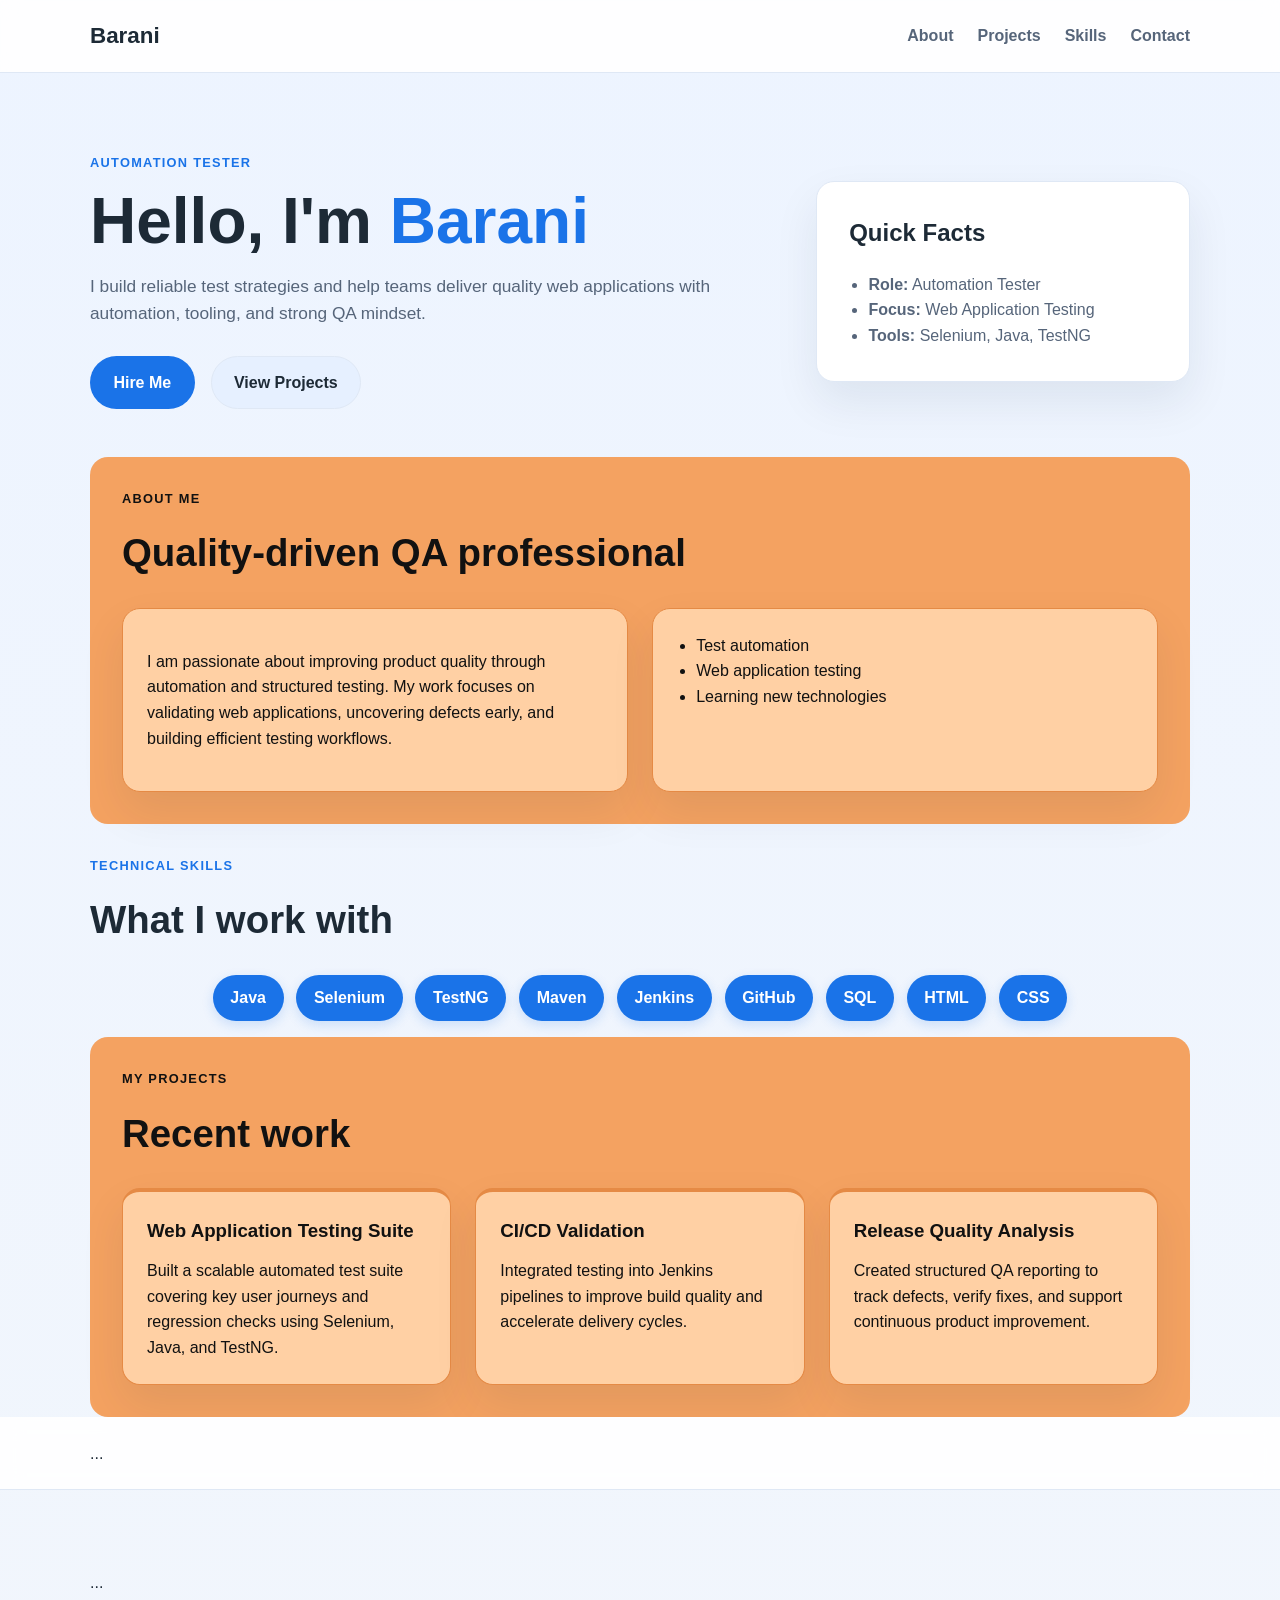
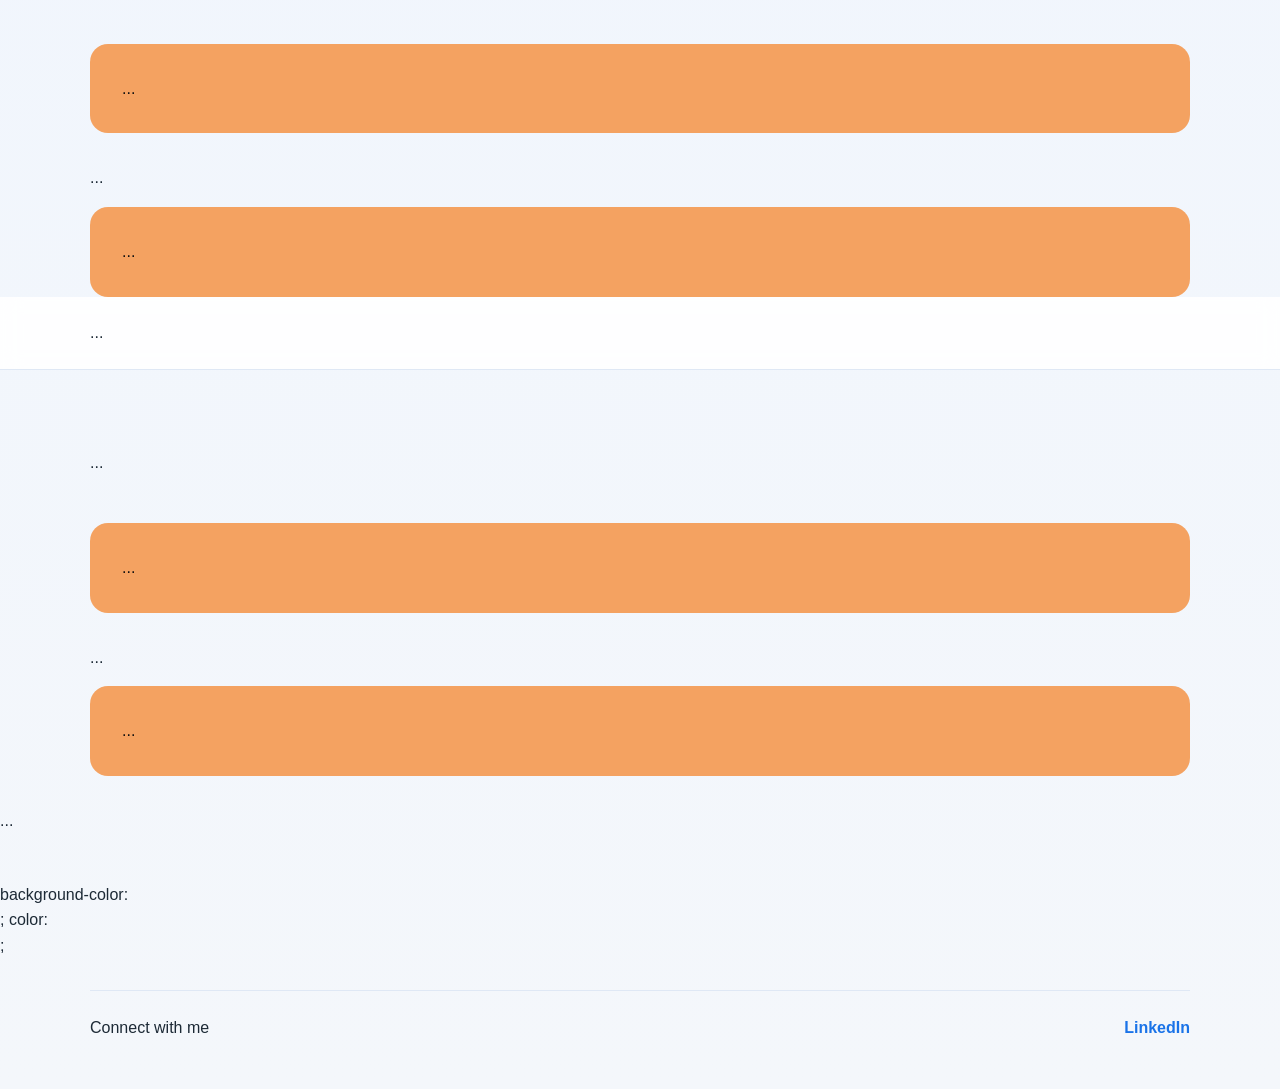
<file: index.html>
<!DOCTYPE html>
<html lang="en">
  <head>
    <meta charset="UTF-8" />
    <meta name="viewport" content="width=device-width, initial-scale=1.0" />
    <title>Barani | Portfolio</title>
    <link rel="stylesheet" href="style.css" />
    <link href="https://fonts.googleapis.com/css2?family=Young+Serif&display=swap" rel="stylesheet" />
  </head>
  <body>
    <header class="site-header">
      <nav class="navbar container">
        <a href="index.html" class="logo">Barani</a>
        <div class="nav-links">
          <a href="#about">About</a>
          <a href="#projects">Projects</a>
          <a href="#skills">Skills</a>
          <a href="form+table.html">Contact</a>
        </div>
      </nav>
    </header>

    <main>
      <section class="hero container">
        <div class="hero-copy">
          <p class="eyebrow">Automation Tester</p>
          <h1>Hello, I'm <span>Barani</span></h1>
          <p class="lead">
            I build reliable test strategies and help teams deliver quality web applications
            with automation, tooling, and strong QA mindset.
          </p>
          <div class="button-row">
            <a class="btn primary" href="form+table.html">Hire Me</a>
            <a class="btn secondary" href="#projects">View Projects</a>
          </div>
        </div>

        <aside class="hero-card">
          <h2>Quick Facts</h2>
          <ul>
            <li><strong>Role:</strong> Automation Tester</li>
            <li><strong>Focus:</strong> Web Application Testing</li>
            <li><strong>Tools:</strong> Selenium, Java, TestNG</li>
          </ul>
        </aside>
      </section>

      <section id="about" class="content-section container">
        <div class="section-heading">
          <p class="eyebrow">About Me</p>
          <h2>Quality-driven QA professional</h2>
        </div>
        <div class="about-grid">
          <div class="about-card">
            <p>
              I am passionate about improving product quality through automation and
              structured testing. My work focuses on validating web applications, uncovering
              defects early, and building efficient testing workflows.
            </p>
          </div>
          <div class="about-card">
            <ul class="check-list">
              <li>Test automation</li>
              <li>Web application testing</li>
              <li>Learning new technologies</li>
            </ul>
          </div>
        </div>
      </section>

      <section id="skills" class="content-section container">
        <div class="section-heading">
          <p class="eyebrow">Technical Skills</p>
          <h2>What I work with</h2>
        </div>
        <div class="skill-grid">
          <span>Java</span>
          <span>Selenium</span>
          <span>TestNG</span>
          <span>Maven</span>
          <span>Jenkins</span>
          <span>GitHub</span>
          <span>SQL</span>
          <span>HTML</span>
          <span>CSS</span>
        </div>
      </section>

      <section id="projects" class="content-section container">
        <div class="section-heading">
          <p class="eyebrow">My Projects</p>
          <h2>Recent work</h2>
        </div>
        <div class="project-grid">
          <article class="project-card">
            <h3>Web Application Testing Suite</h3>
            <p>
              Built a scalable automated test suite covering key user journeys and regression
              checks using Selenium, Java, and TestNG.
            </p>
          </article>
          <article class="project-card">
            <h3>CI/CD Validation</h3>
            <p>
              Integrated testing into Jenkins pipelines to improve build quality and accelerate
              delivery cycles.
            </p>
          </article>
          <article class="project-card">
            <h3>Release Quality Analysis</h3>
            <p>
              Created structured QA reporting to track defects, verify fixes, and support
              continuous product improvement.
            </p>
          </article>
        </div>
      </section>
    </main>
    <body>
  <header class="site-header">
    <nav class="navbar container">
      ...
    </nav>
  </header>

  <main>
    <section class="hero container">...</section>
    <section id="about" class="content-section container">...</section>
    <section id="skills" class="content-section container">...</section>
    <section id="projects" class="content-section container">...</section>
  </main>
  <body>
  <header class="site-header">
    <nav class="navbar container">
      ...
    </nav>
  </header>

  <main>
    <section class="hero container">...</section>
    <section id="about" class="content-section container">...</section>
    <section id="skills" class="content-section container">...</section>
    <section id="projects" class="content-section container">...</section>
  </main>

  <footer class="site-footer">...</footer>
</body>
background-color: <div id="orange"></div>;
color: <div id="black"></div>;
    <footer class="site-footer">
      <div class="container footer-inner">
        <p>Connect with me</p>
        <a href="https://www.linkedin.com/in/barani-g-674212248" target="_blank" rel="noreferrer">
          LinkedIn
        </a>
      </div>
    </footer>
  </body>
</html>
</file>
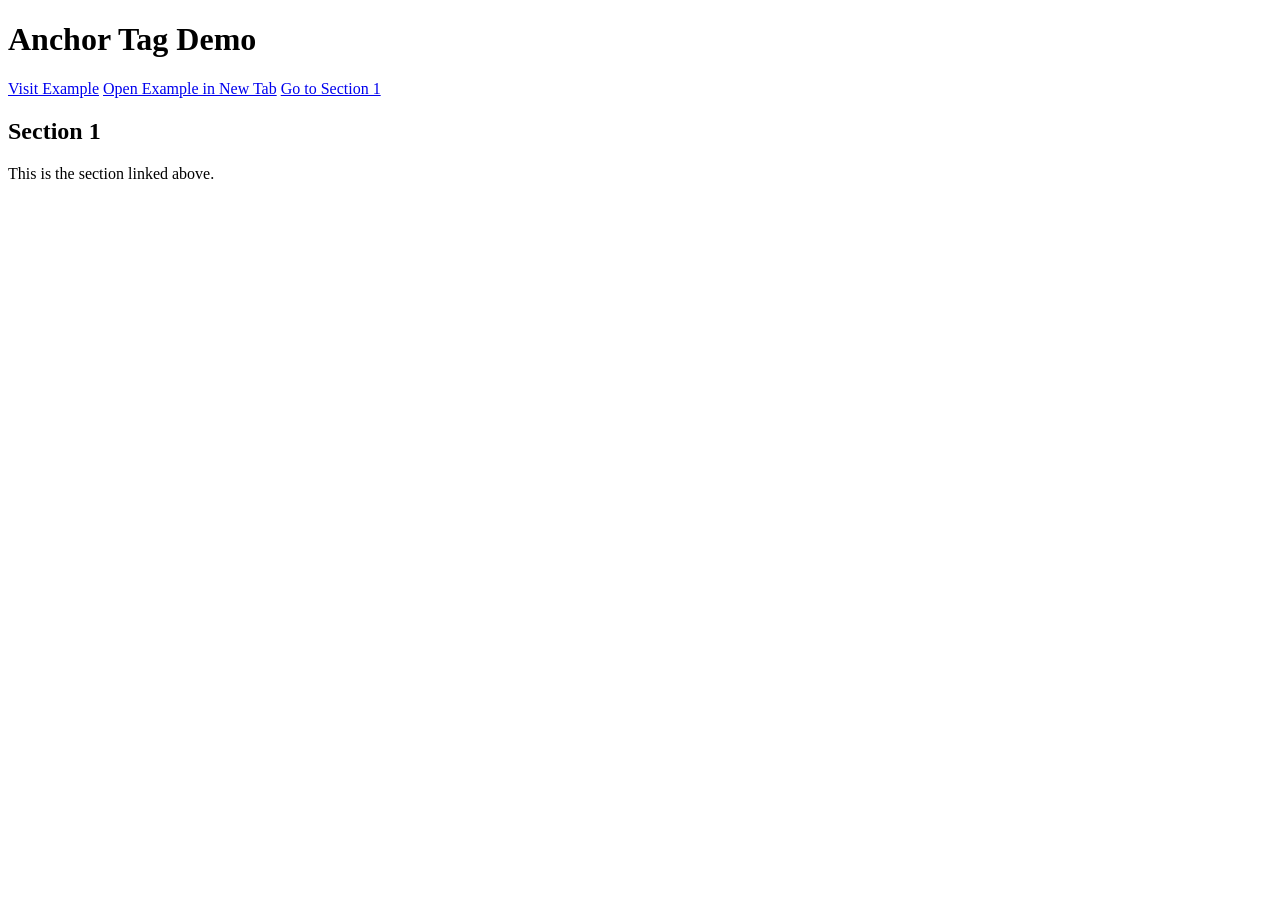
<file: anchor tag.html>
<!DOCTYPE html>
<html>
<head>
  <title>Anchor Tag Example</title>
</head>
<body>
  <h1>Anchor Tag Demo</h1>
  
  <!-- Basic link -->
  <a href="https://www.example.com">Visit Example</a>
  
  <!-- Open in new tab -->
  <a href="https://www.example.com" target="_blank">Open Example in New Tab</a>
  
  <!-- Link to a section within the same page -->
  <a href="#section1">Go to Section 1</a>
  
  <h2 id="section1">Section 1</h2>
  <p>This is the section linked above.</p>
</body>
</html>
</file>
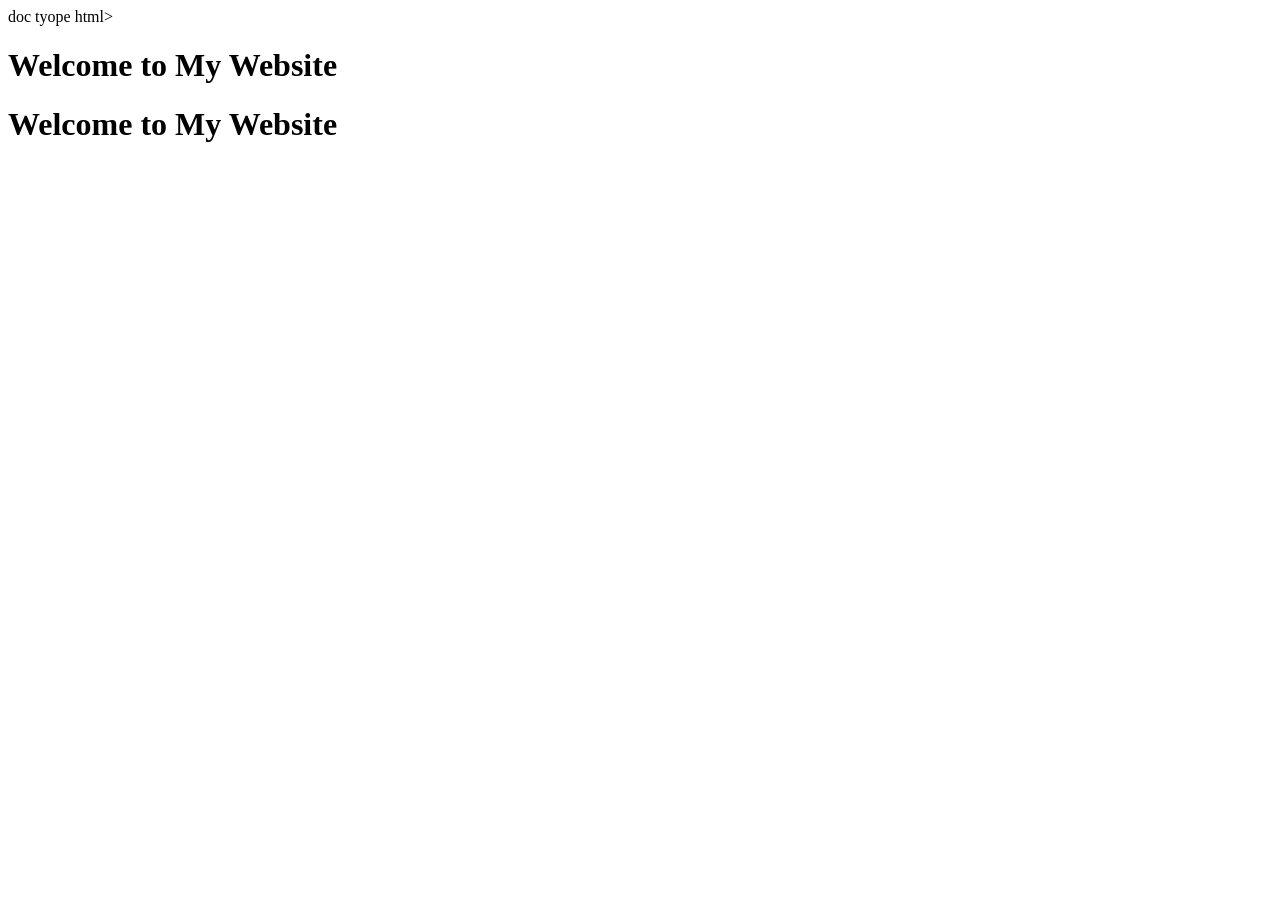
<file: Boiler.html>
doc tyope html>
<html lang="en">
  <head>
    <meta charset="UTF-8" />
    <meta name="viewport" content="width=device-width, initial-scale=1.0" />
    <title>My Website</title>
  </head>
  <body>
    <header>
      <h1>Welcome to My Website</h1>
    </header>
  </body>


<html xmlns="http://www.w3.org/1999/xhtml">
  <head>
    <title>My Website</title>
  </head>
  <body>
    <header>
      <h1>Welcome to My Website</h1>
    </header>
</file>
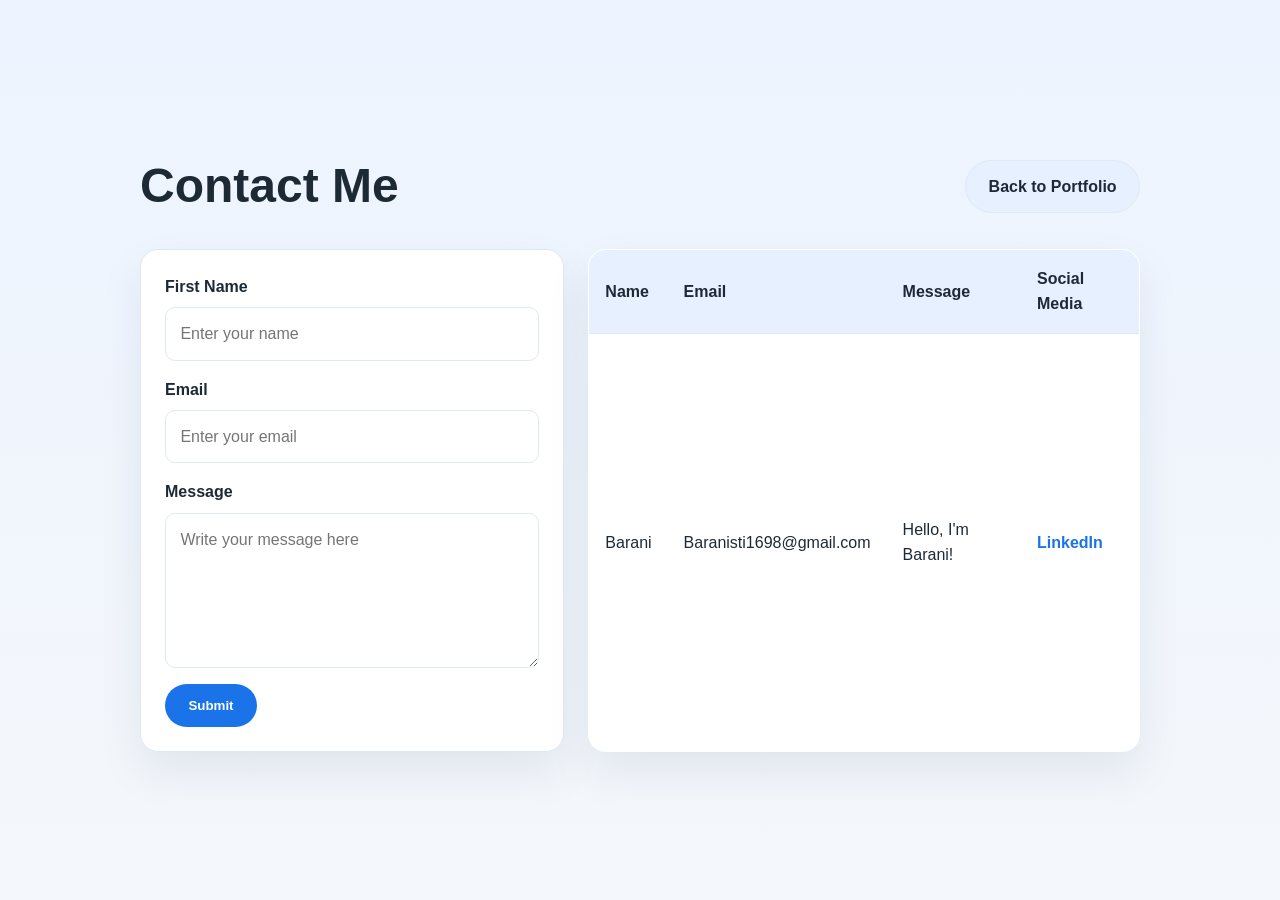
<file: form+table.html>
<!DOCTYPE html>
<html lang="en">
  <head>
    <meta charset="UTF-8" />
    <meta name="viewport" content="width=device-width, initial-scale=1.0" />
    <title>Contact | Barani</title>
    <link rel="stylesheet" href="style.css" />
  </head>
  <body class="page-body">
    <main class="contact-page container">
      <header class="page-header">
        <h1>Contact Me</h1>
        <a href="index.html" class="btn secondary">Back to Portfolio</a>
      </header>

      <section class="contact-layout">
        <form class="contact-form">
          <div class="form-row">
            <label for="first-name">First Name</label>
            <input id="first-name" type="text" placeholder="Enter your name" />
          </div>
          <div class="form-row">
            <label for="email">Email</label>
            <input id="email" type="email" placeholder="Enter your email" />
          </div>
          <div class="form-row">
            <label for="message">Message</label>
            <textarea id="message" rows="5" placeholder="Write your message here"></textarea>
          </div>
          <button type="submit" class="btn primary">Submit</button>
        </form>

        <table class="info-table">
          <thead>
            <tr>
              <th>Name</th>
              <th>Email</th>
              <th>Message</th>
              <th>Social Media</th>
            </tr>
          </thead>
          <tbody>
            <tr>
              <td>Barani</td>
              <td>Baranisti1698@gmail.com</td>
              <td>Hello, I'm Barani!</td>
              <td>
                <a href="https://www.linkedin.com/in/barani-g-674212248" target="_blank" rel="noreferrer">
                  LinkedIn
                </a>
              </td>
            </tr>
          </tbody>
        </table>
      </section>
    </main>
  </body>
</html>
</file>
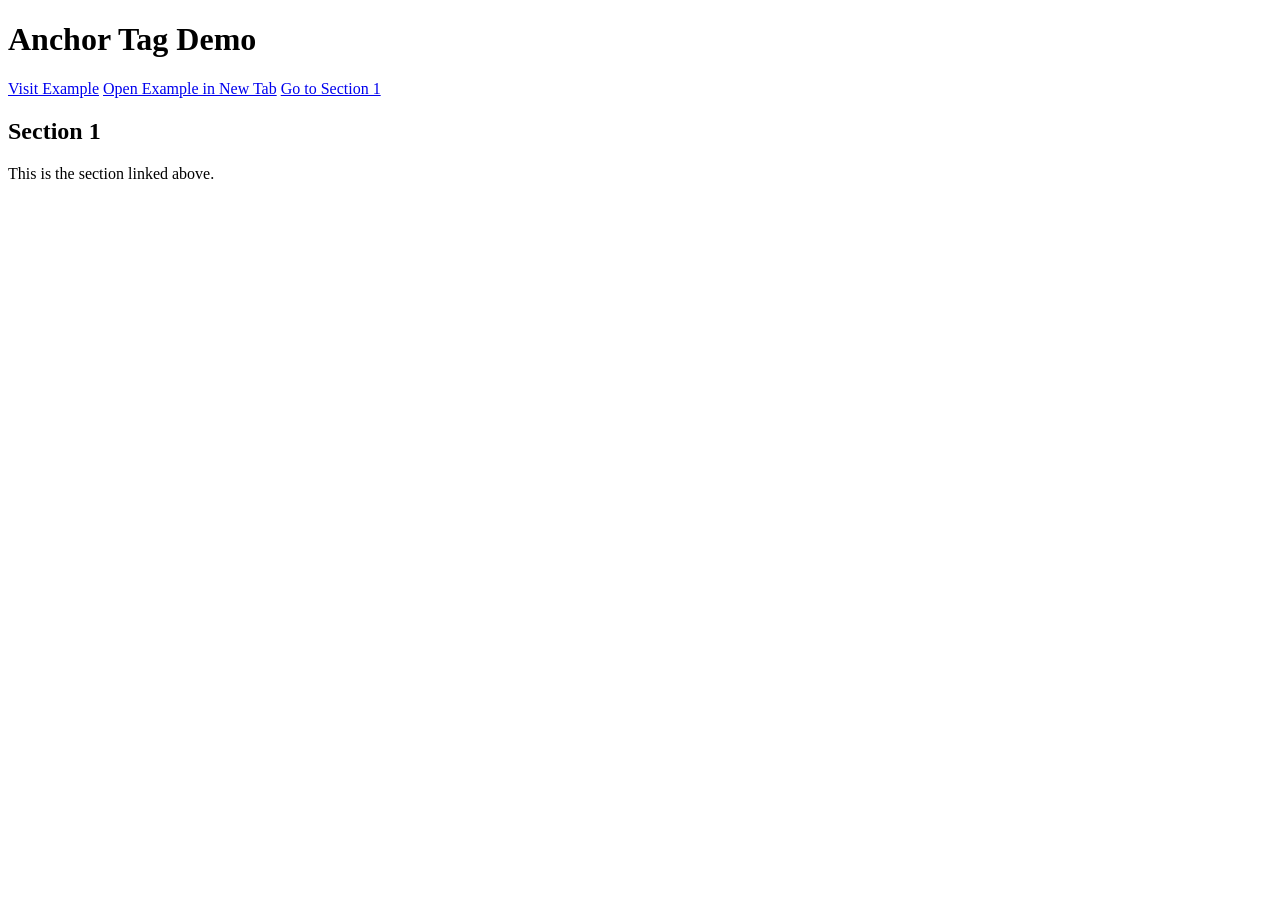
<file: h1 tag.html>
<!DOCTYPE html>
<html>
<head>
  <title>Anchor Tag Example</title>
</head>
<body>
  <h1>Anchor Tag Demo</h1>
  
  <!-- Basic link -->
  <a href="https://www.example.com">Visit Example</a>
  
  <!-- Open in new tab -->
  <a href="https://www.example.com" target="_blank">Open Example in New Tab</a>
  
  <!-- Link to a section within the same page -->
  <a href="#section1">Go to Section 1</a>
  
  <h2 id="section1">Section 1</h2>
  <p>This is the section linked above.</p>
</body>
</html>
</file>
<file: style.css>
:root {
  --bg: #f4f7fb;
  --panel: #ffffff;
  --primary: #1a73e8;
  --primary-dark: #0c4bb2;
  --accent: #e6f0ff;
  --text: #1d2a36;
  --muted: #56657a;
  --border: #dfe8f5;
  --shadow: 0 20px 45px rgba(18, 39, 68, 0.08);
}

* {
  box-sizing: border-box;
}

html {
  scroll-behavior: smooth;
}

body {
  margin: 0;
  font-family: Arial, sans-serif;
  background: linear-gradient(180deg, #edf4ff 0%, var(--bg) 100%);
  color: var(--text);
  line-height: 1.6;
}

img {
  max-width: 100%;
  display: block;
}

.container {
  width: min(1100px, calc(100% - 2rem));
  margin: 0 auto;
}

.site-header {
  position: sticky;
  top: 0;
  z-index: 10;
  background: rgba(255, 255, 255, 0.9);
  backdrop-filter: blur(10px);
  border-bottom: 1px solid var(--border);
}

.navbar {
  display: flex;
  align-items: center;
  justify-content: space-between;
  min-height: 72px;
}

.logo {
  color: var(--text);
  text-decoration: none;
  font-size: 1.4rem;
  font-weight: 700;
}

.nav-links {
  display: flex;
  gap: 1.5rem;
}

.nav-links a {
  text-decoration: none;
  color: var(--muted);
  font-weight: 600;
}

.nav-links a:hover,
.nav-links a:focus {
  color: var(--primary);
}

.hero {
  display: grid;
  grid-template-columns: 1.3fr 0.7fr;
  gap: 2rem;
  align-items: center;
  padding: 5rem 0 3rem;
}

.eyebrow {
  margin: 0 0 0.8rem;
  color: var(--primary);
  text-transform: uppercase;
  letter-spacing: 0.08rem;
  font-size: 0.8rem;
  font-weight: 700;
}

.hero-copy h1 {
  margin: 0;
  font-size: clamp(2.5rem, 5vw, 4rem);
  line-height: 1.1;
}

.hero-copy h1 span {
  color: var(--primary);
}

.lead {
  max-width: 620px;
  margin: 1rem 0 0;
  color: var(--muted);
  font-size: 1.08rem;
}

.button-row {
  display: flex;
  gap: 1rem;
  margin-top: 1.75rem;
  flex-wrap: wrap;
}

.btn {
  display: inline-flex;
  align-items: center;
  justify-content: center;
  border-radius: 999px;
  padding: 0.8rem 1.4rem;
  font-weight: 700;
  text-decoration: none;
  border: 1px solid transparent;
  transition: all 0.2s ease;
}

.btn.primary {
  background: var(--primary);
  color: #fff;
}

.btn.primary:hover,
.btn.primary:focus {
  background: var(--primary-dark);
}

.btn.secondary {
  background: var(--accent);
  border-color: var(--border);
  color: var(--text);
}

.hero-card,
.about-card,
.project-card,
.contact-form,
.info-table {
  background: var(--panel);
  border: 1px solid var(--border);
  border-radius: 18px;
  box-shadow: var(--shadow);
}

.hero-card {
  padding: 2rem;
}

.hero-card h2 {
  margin-top: 0;
}

.hero-card ul {
  margin: 0;
  padding-left: 1.2rem;
  color: var(--muted);
}

.content-section {
  padding: 2rem 0 1rem;
}

#about,
#projects {
  padding: 2rem;
  border-radius: 18px;
  background-color: #f4a261;
  color: #111;
}

#about .eyebrow,
#about h2,
#about p,
#about li,
#projects .eyebrow,
#projects h2,
#projects h3,
#projects p {
  color: #111;
}

#about .about-card,
#projects .project-card {
  background-color: #ffd0a4;
  border-color: #e58a45;
}

.section-heading {
  margin-bottom: 1.5rem;
}

.section-heading h2 {
  margin: 0;
  font-size: clamp(1.8rem, 3vw, 2.5rem);
}

.about-grid,
.project-grid {
  display: grid;
  gap: 1.5rem;
}

.about-grid {
  grid-template-columns: repeat(2, minmax(0, 1fr));
}

.about-card,
.project-card {
  padding: 1.5rem;
}

.check-list {
  margin: 0;
  padding-left: 1.2rem;
  color: var(--muted);
}

.skill-grid {
  display: flex;
  flex-wrap: wrap;
  justify-content: center;
  gap: 0.8rem;
}

.skill-grid span {
  background: var(--primary);
  color: #fff;
  border-radius: 999px;
  padding: 0.65rem 1.1rem;
  font-weight: 700;
  box-shadow: 0 4px 12px rgba(26, 115, 232, 0.18);
  transition: background-color 0.2s ease, transform 0.2s ease;
}

.skill-grid span:hover {
  background: var(--primary-dark);
  transform: translateY(-2px);
}

.project-grid {
  grid-template-columns: repeat(3, minmax(0, 1fr));
  align-items: stretch;
}

.project-card {
  display: flex;
  flex-direction: column;
  border-top: 4px solid var(--primary);
  transition: transform 0.2s ease, box-shadow 0.2s ease;
}

.project-card:hover {
  transform: translateY(-4px);
  box-shadow: 0 24px 48px rgba(18, 39, 68, 0.14);
}

.project-card h3 {
  margin: 0 0 0.75rem;
  color: var(--primary-dark);
}

.project-card p {
  margin-top: 0;
  margin-bottom: 0;
  color: var(--muted);
}

.site-footer {
  padding: 2rem 0 3rem;
}

.footer-inner {
  display: flex;
  justify-content: space-between;
  align-items: center;
  gap: 1rem;
  border-top: 1px solid var(--border);
  padding-top: 1.5rem;
}

.footer-inner p {
  margin: 0;
}

.footer-inner a {
  color: var(--primary);
  font-weight: 700;
  text-decoration: none;
}

.page-body {
  min-height: 100vh;
  display: flex;
  align-items: center;
  justify-content: center;
  padding: 2rem 1rem;
}

.contact-page {
  width: min(1000px, 100%);
}

.page-header {
  display: flex;
  align-items: center;
  justify-content: space-between;
  gap: 1rem;
  margin-bottom: 1.5rem;
}

.page-header h1 {
  margin: 0;
  font-size: clamp(2rem, 4vw, 3rem);
}

.contact-layout {
  display: grid;
  grid-template-columns: 1fr 1.3fr;
  gap: 1.5rem;
}

.contact-form {
  padding: 1.5rem;
}

.form-row {
  display: flex;
  flex-direction: column;
  gap: 0.5rem;
  margin-bottom: 1rem;
}

.form-row label {
  font-weight: 700;
}

.form-row input,
.form-row textarea {
  width: 100%;
  border: 1px solid var(--border);
  border-radius: 10px;
  padding: 0.8rem 0.9rem;
  font: inherit;
  background: #fff;
}

.form-row input:focus,
.form-row textarea:focus {
  outline: 2px solid rgba(26, 115, 232, 0.2);
  border-color: var(--primary);
}

.info-table {
  width: 100%;
  border-collapse: collapse;
  overflow: hidden;
}

.info-table th,
.info-table td {
  border-bottom: 1px solid var(--border);
  padding: 1rem;
  text-align: left;
}

.info-table th {
  background: var(--accent);
}

.info-table a {
  color: var(--primary);
  font-weight: 700;
  text-decoration: none;
}

@media (max-width: 768px) {
  #about,
  #projects {
    padding: 1.25rem;
  }

  .navbar,
  .page-header,
  .footer-inner {
    flex-direction: column;
    align-items: flex-start;
  }

  .hero,
  .about-grid,
  .project-grid,
  .contact-layout {
    grid-template-columns: 1fr;
  }

  .nav-links {
    flex-wrap: wrap;
    gap: 0.75rem 1rem;
  }
}
</file>
